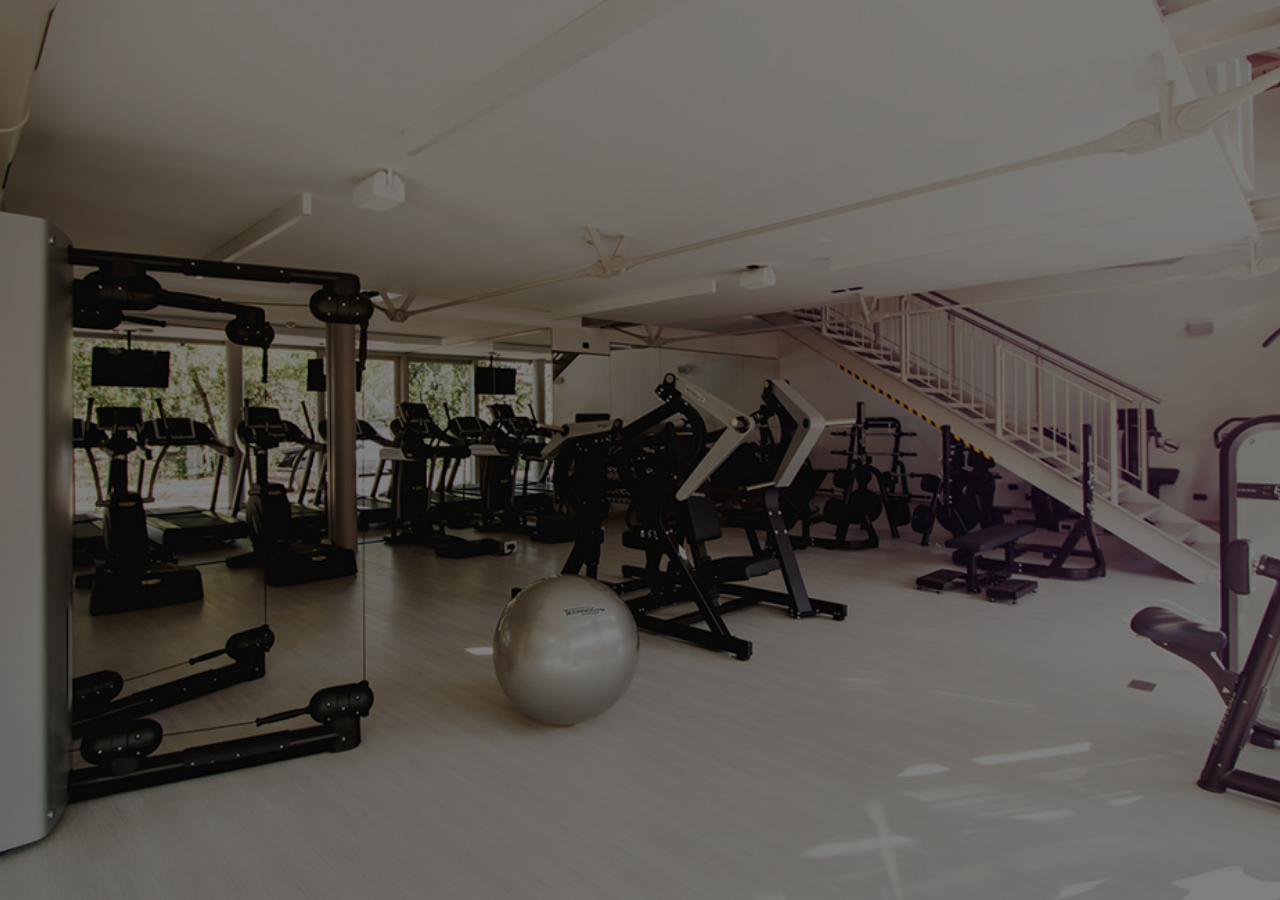
<file: index.html>
<!DOCTYPE html>
<html lang="ru">

<head>
  <meta charset="UTF-8">
  <meta name="viewport" content="width=device-width, initial-scale=1.0">
  <meta http-equiv="X-UA-Compatible" content="ie=edge">
  <title>АФРОДИТА</title>
  <link rel="stylesheet" href="./css/main.css">
</head>

<body>
  <div class="wrapper wrapper-index">
      <div class="index">
        <a href="./main.html" class="index__link">
          <div class="index-logo">
            <div class="index-ligo__img"></div>
            <div class="index__btn">перейти на сайт</div>

          </div>
        </a>
      </div>
  </div>
</body>

</html>
</file>
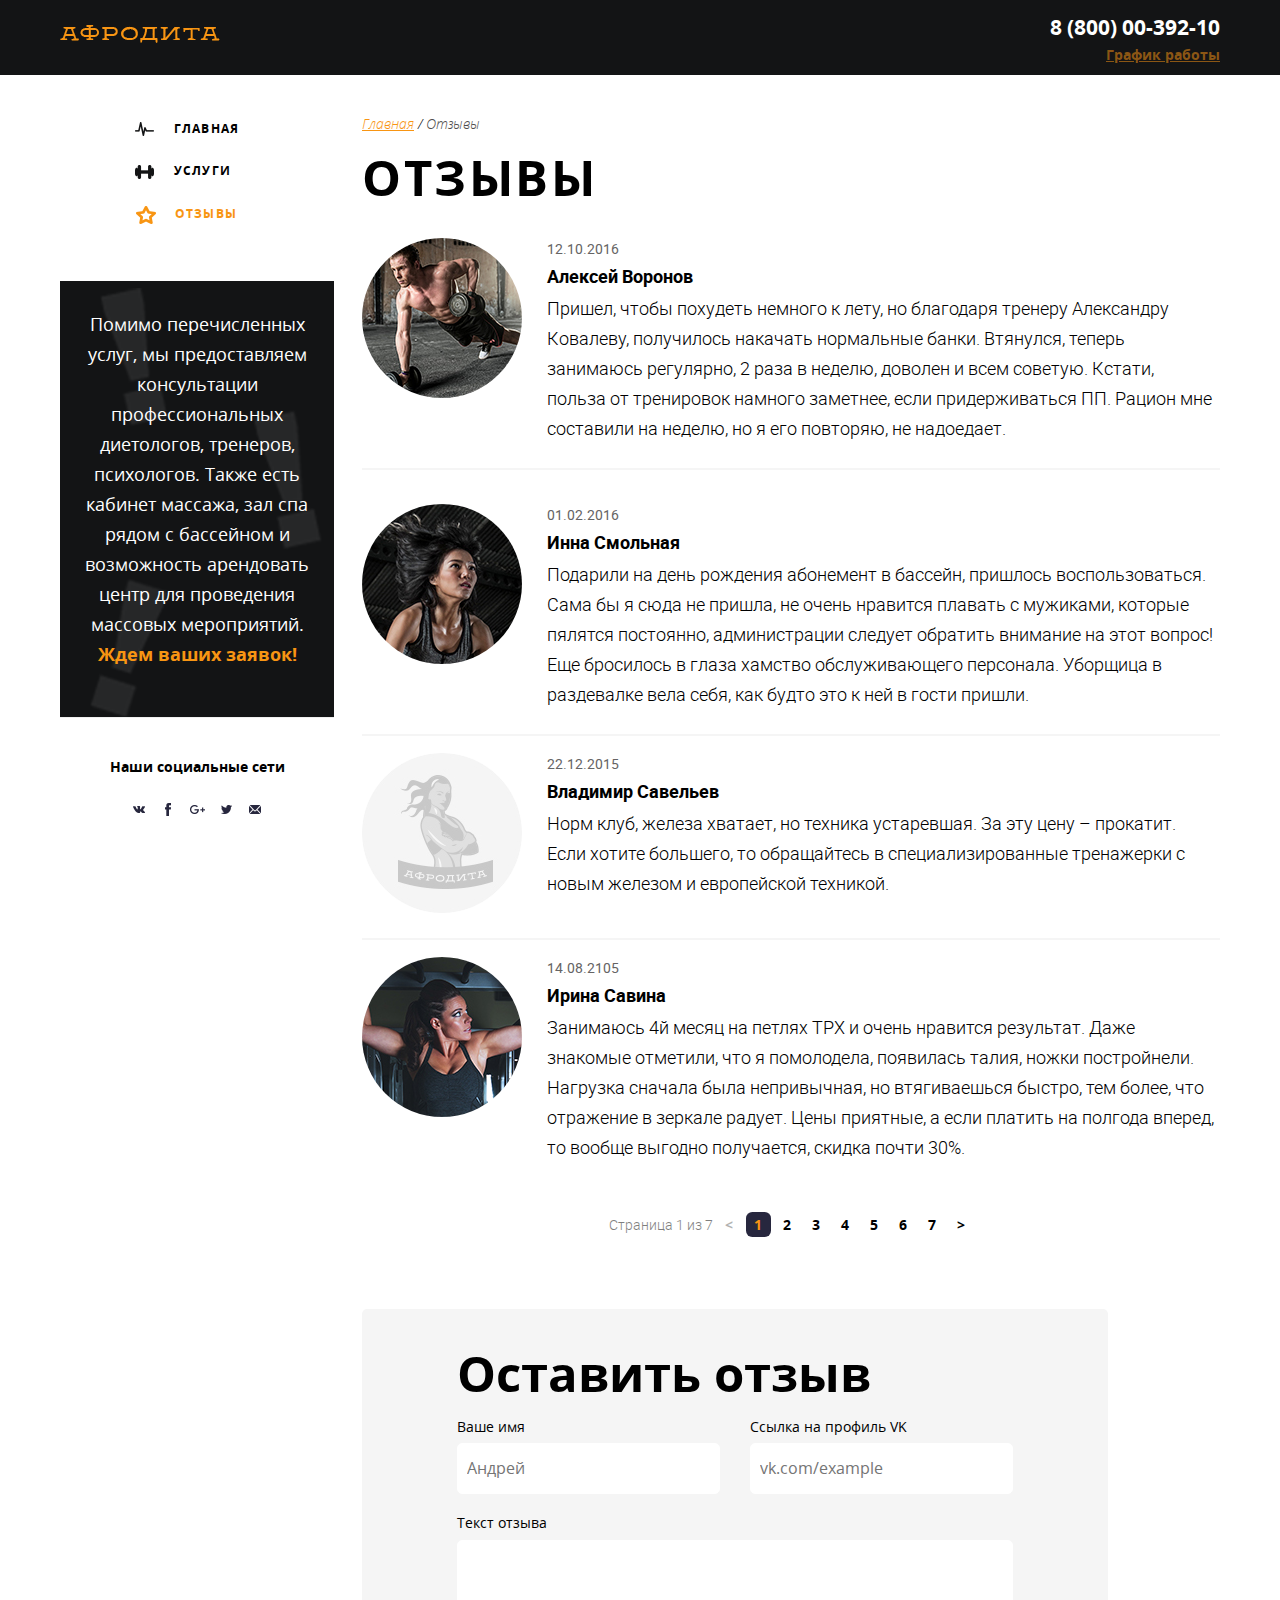
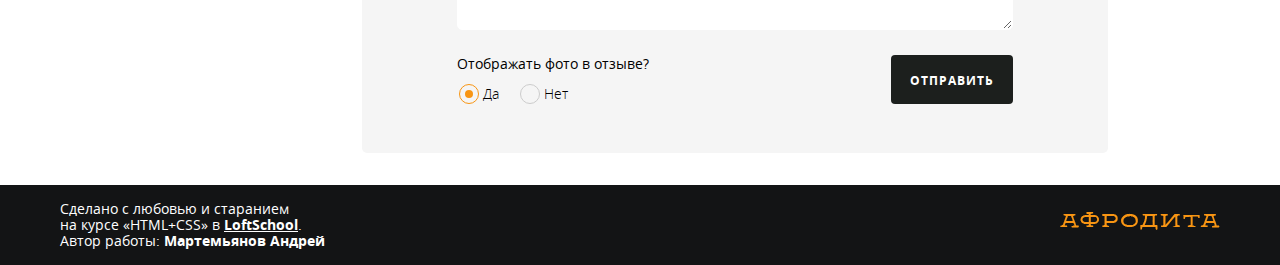
<file: comments.html>
<!DOCTYPE html>
<html lang="ru">

<head>
  <meta charset="UTF-8">
  <meta name="viewport" content="width=device-width, initial-scale=1.0">
  <meta http-equiv="X-UA-Compatible" content="ie=edge">
  <title>АФРОДИТА</title>
  <link rel="stylesheet" href="./css/main.css">
</head>

<body>
  <div class="wrapper">

    <header class="header">
      <div class="container header__container">
        <div class="header__logo">
          <a href="./main.html" class="logo__link">
            <img src="./img/header/logo.png" class="logo">
          </a>
        </div>

        <address class="contacts">
          <div class="contacts__data">
            <a href="tel:+78000039210" class="contacts__phone">8 (800) 00-392-10</a>
            <div class="dropdown">
              <a href="#" class="contacts__work-schedule">График работы</a>
              <div class="dropdown__menu">
                <ul class="dropdown__list">
                  <li class="dropdown__item">пн-вс: 09:00-20:00</li>
                  <li class="dropdown__item">Обед: 14:00-14:30</li>
                </ul>
              </div>
            </div>
          </div>
      </div>
      </address>
    </header>

    <main class="maincontent">

      <div class="container comments-container">

        <aside class="sidebar">

          <nav class="menu">
            <div class="menu__block">
              <ul class="menu__list">
                <li class="menu__item">
                  <a href="./main.html" class="menu__text menu__icon-main">главная</a>
                </li>
                <li class="menu__item">
                  <a href="./service.html" class="menu__text menu__icon-service">услуги</a>
                </li>
                <li class="menu__item menu__item-active">
                  <a href="#" class="menu__text menu__icon-feed">отзывы</a>
                </li>
              </ul>
            </div>
          </nav>

          <div class="info">
            <div class="info__text">
              <p>
                Помимо перечисленных услуг, мы предоставляем консультации профессиональных диетологов, тренеров,
                психологов. Также есть кабинет массажа, зал спа рядом с бассейном и возможность арендовать центр для
                проведения массовых мероприятий.
                <a href="#" class="info__text-link">Ждем ваших заявок!</a>

              </p>
            </div>
          </div>

          <div class="socials">
            <h3 class="social social-comments">Наши социальные сети</h3>
            <ul class="social__list social-comments__list">
              <li class="social__item">
                <a href="#" class="social__link social__link-vk">
                </a>
              </li>
              <li class="social__item">
                <a href="#" class="social__link social__link-fb">
                </a>
              </li>
              <li class="social__item">
                <a href="#" class="social__link social__link-google">
                </a>
              </li>
              <li class="social__item">
                <a href="#" class="social__link social__link-twitter">
                </a>
              </li>
              <li class="social__item">
                <a href="#" class="social__link social__link-mail">
                </a>
              </li>
            </ul>
          </div>

        </aside>

        <div class="container-new">
          <div class="breadcrumps">
            <ul class="breacrumps__list">
              <li class="breadcrumps__item">
                <a href="./main.html" class="breadcrumps__link">Главная</a>
              </li>
              /
              <li class="breadcrumps__item">
                <a href="#" class="breadcrumps__link breadcrumps__link--unactive">Отзывы</a>
              </li>
            </ul>
          </div>

          <section class="comments">

            <h2 class="section-title comments__section-title">отзывы</h2>

            <div class="section-list comments__section-list">
              <ul class="section__list">
                <li class="section-list__item">
                  <a href="#" class="section-list__item-link">
                    <img src="./img/body/comments/alex.jpg" alt="" class="section-list__item-pic">
                  </a>
                  <article class="section-list__item-content">
                    <time class="section-list__item-date">12.10.2016</time>
                    <a href="#" class="section-list__item-link">
                      <h4 class="section-list__item-title">Алексей Воронов</h4>
                    </a>
                    <div class="section-list__item-text">
                      <p>Пришел, чтобы похудеть немного к лету, но благодаря тренеру Александру Ковалеву, получилось
                        накачать нормальные банки. Втянулся, теперь занимаюсь регулярно, 2 раза в неделю, доволен и всем
                        советую. Кстати, польза от тренировок намного заметнее, если придерживаться ПП. Рацион мне
                        составили на неделю, но я его повторяю, не надоедает.</p>
                    </div>
                  </article>
                </li>
                <li class="section-list__item">
                  <a href="#" class="section-list__item-link">
                    <img src="./img/body/comments/inna.jpg" alt="" class="section-list__item-pic">
                  </a>
                  <article class="section-list__item-content">
                    <time class="section-list__item-date">01.02.2016</time>
                    <a href="#" class="section-list__item-link">
                      <h4 class="section-list__item-title">Инна Смольная</h4>
                    </a>
                    <div class="section-list__item-text">
                      <p>Подарили на день рождения абонемент в бассейн, пришлось воспользоваться. Сама бы я сюда не
                        пришла, не очень нравится плавать с мужиками, которые пялятся постоянно, администрации следует
                        обратить внимание на этот вопрос! Еще бросилось в глаза хамство обслуживающего персонала.
                        Уборщица
                        в раздевалке вела себя, как будто это к ней в гости пришли.</p>
                    </div>
                  </article>
                </li>
                <li class="section-list__item">
                  <a href="#" class="section-list__item-link">
                    <img src="./img/body/comments/vladimir.jpg" alt="" class="section-list__item-pic">
                  </a>
                  <article class="section-list__item-content">
                    <time class="section-list__item-date">22.12.2015</time>
                    <a href="#" class="section-list__item-link">
                      <h4 class="section-list__item-title">Владимир Савельев</h4>
                    </a>
                    <div class="section-list__item-text">
                      <p>Норм клуб, железа хватает, но техника устаревшая. За эту цену – прокатит. Если хотите большего,
                        то обращайтесь в специализированные тренажерки с новым железом и европейской техникой.</p>
                    </div>
                  </article>
                </li>
                <li class="section-list__item">
                  <a href="#" class="section-list__item-link">
                    <img src="./img/body/comments/irina.jpg" alt="" class="section-list__item-pic">
                  </a>
                  <article class="section-list__item-content">
                    <time class="section-list__item-date">14.08.2105</time>
                    <a href="#" class="section-list__item-link">
                      <h4 class="section-list__item-title">Ирина Савина</h4>
                    </a>
                    <div class="section-list__item-text">
                      <p>Занимаюсь 4й месяц на петлях ТРХ и очень нравится результат. Даже знакомые отметили, что я
                        помолодела, появилась талия, ножки постройнели. Нагрузка сначала была непривычная, но
                        втягиваешься
                        быстро, тем более, что отражение в зеркале радует. Цены приятные, а если платить на полгода
                        вперед, то вообще выгодно получается, скидка почти 30%.</p>
                    </div>
                  </article>

                </li>
              </ul>
            </div>
          </section>

          <div class="pagination">
            <div class="pagination__display">
              <p class="pages">Страница 1 из 7</p>
              <div class="pagination__controls">
                <a href="" class="pagination__but pagination__prev pagination__prev--unactive">
                  <</a> <ul class="pagination__pages-list">
                    <li class="pagination__item">
                      <a href="#" class="pagination__pages-link pagination__pages-link--active">1</a>
                    </li>
                    <li class="pagination__item">
                      <a href="#" class="pagination__pages-link">2</a>
                    </li>
                    <li class="pagination__item">
                      <a href="#" class="pagination__pages-link">3</a>
                    </li>
                    <li class="pagination__item">
                      <a href="#" class="pagination__pages-link">4</a>
                    </li>
                    <li class="pagination__item">
                      <a href="#" class="pagination__pages-link">5</a>
                    </li>
                    <li class="pagination__item">
                      <a href="#" class="pagination__pages-link">6</a>
                    </li>
                    <li class="pagination__item">
                      <a href="#" class="pagination__pages-link">7</a>
                    </li>
                    </ul>
                    <a href="" class="pagination__but pagination__next">></a>
              </div>
            </div>
          </div>

          <section class="form-section">
            <div class="form">
              <h3 class="form__title">
                Оставить отзыв
              </h3>
              <form action="" class="form__elem">
                <div class="form__row">
                  <label class="form__block">
                    <div class="form__block-title">Ваше имя</div>
                    <input placeholder="Андрей" type="text" name="" id="" class="form__input">
                  </label>
                  <label class="form__block">
                    <div class="form__block-title">Ссылка на профиль VK</div>
                    <input placeholder="vk.com/example" type="text" name="" id="" class="form__input">
                  </label>
                </div>
                <div class="form__row">
                  <label class="form__block">
                    <div class="form__block-title">Текст отзыва</div>
                    <textarea paceholder="Мне понравилось" name="" class="form__input form__input--textarea"></textarea>
                  </label>
                </div>
                <div class="form__row form__row-btn">
                  <div class="form__btn">
                    <div class="form__block-title">Отображать фото в отзыве?</div>
                    <div class="form_radio">
                      <label for="yes" class="form__radio-trigger">
                        <input type="radio" id="yes" class="visuallyHidden" name="photo" checked>
                        <span class="form__btn-radio"></span>
                        <span class="form__btn-radio-title">Да</span>
                      </label>
                      <label for="no" class="form__radio-trigger">
                        <input type="radio" id="no" class="visuallyHidden" name="photo">
                        <span class="form__btn-radio"></span>
                        <span class="form__btn-radio-title">Нет</span>
                      </label>
                    </div>
                  </div>
                  <div class="form__btn-submit">
                    <label for="send-btn" class="form__send-btn">
                      <button class="visuallyHidden" type="submit" id="send-btn">
                        Отправить
                      </button>
                      <span class="form__btn-item">отправить</span>
                    </label>
                  </div>
                </div>
              </form>
            </div>
          </section>

        </div>
      </div>

    </main>

    <footer class="footer">
      <div class="container footer__container">
        <div class="footer__text">
          <div class=" footer__text--left">
            <p>Сделано с любовью и старанием
              на курсе «HTML+CSS» в <a href="https://loftschool.com" class="loftschool">LoftSchool</a>.
              Автор работы: <span class="author">Мартемьянов Андрей</span>
            </p>
          </div>
        </div>
        <div class="footer__logo">
          <a href="#" class="footer__logo-link">
            <img src="./img/header/logo.png" class="logo">
          </a>
        </div>
      </div>
    </footer>
  </div>
</body>

</html>
</file>
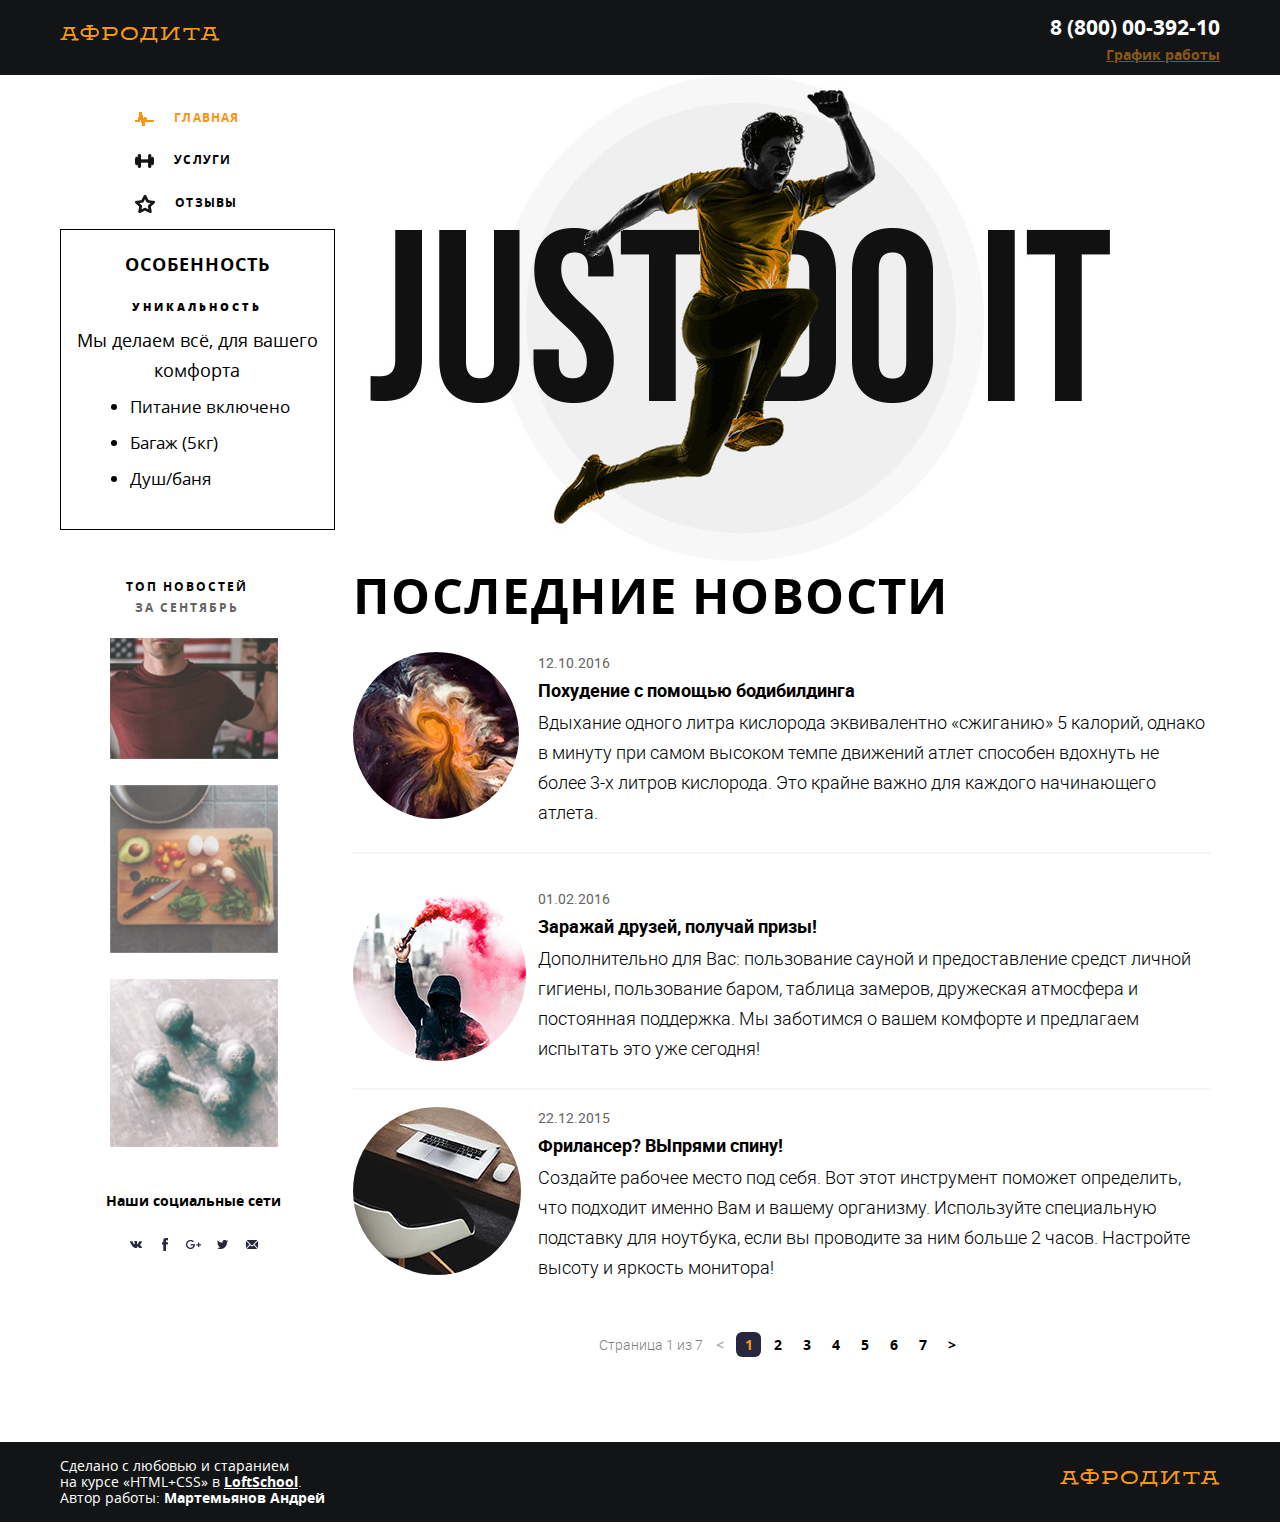
<file: main.html>
<!DOCTYPE html>
<html lang="ru">

<head>
  <meta charset="UTF-8">
  <meta name="viewport" content="width=device-width, initial-scale=1.0">
  <meta http-equiv="X-UA-Compatible" content="ie=edge">
  <title>АФРОДИТА</title>
  <link rel="stylesheet" href="./css/main.css">
</head>

<body>
  <div class="wrapper">
    <header class="header">
      <div class="container header__container">
        <div class="header__logo">
          <a href="#" class="logo__link">
            <img src="./img/header/logo.png" class="logo">
          </a>
        </div>

        <address class="contacts">
          <div class="contacts__data">
            <a href="tel:+78000039210" class="contacts__phone">8 (800) 00-392-10</a>
            <div class="dropdown">
              <a href="#" class="contacts__work-schedule">График работы</a>
              <div class="dropdown__menu">
                <ul class="dropdown__list">
                  <li class="dropdown__item">пн-вс: 09:00-20:00</li>
                  <li class="dropdown__item-lunch">обед: 14:00-14:30</li>
                </ul>
              </div>
            </div>
          </div>
      </div>
      </address>
    </header>


    <main class="maincontent">

      <section class="infomation">
        <div class="container infomation__container">

          <aside class="sidebar">

            <nav class="menu">
              <div class="menu__block">
                <ul class="menu__list">
                  <li class="menu__item menu__item-active">
                    <a href="#" class="menu__text menu__icon-main">главная</a>
                  </li>
                  <li class="menu__item">
                    <a href="./service.html" class="menu__text menu__icon-service">услуги</a>
                  </li>
                  <li class="menu__item">
                    <a href="./comments.html" class="menu__text menu__icon-feed">отзывы</a>
                  </li>
                </ul>
              </div>
            </nav>

            <div class="features">
              <h3 class="features-title">особенность</h3>
              <h4 class="features__title">УНИКАЛЬНОСТЬ</h4>
              <p class="features__text">Мы делаем всё, для вашего комфорта</p>
              <ul class="features_proof">
                <li>Питание включено</li>
                <li>Багаж (5кг)</li>
                <li>Душ/баня</li>
              </ul>
            </div>

          </aside>

          <div class="banner">
            <div class="banner__item">
              <img src="./img/body/banner.jpg" alt="" class="banner__pic">
            </div>
          </div>
        </div>
      </section>

      <section class="last-news">

        <div class="container last-news__container">

          <aside class="sidebar">
            <div class="top-news">
              <div class="top-news__titles">
                <h4 class="top-news__title">
                  топ новостей
                </h4>
                <h4 class="top-news__title top-news__title-date">
                  за сентябрь
                </h4>
              </div>

              <ul class="top-news__list">
                <li class="top-news__item">
                  <a href="#" class="top-news__link">
                    <img src="./img/body/top-news/top=news-1.jpg" class="top-news__img" alt="">
                  </a>
                </li>
                <li class="top-news__item">
                  <a href="#" class="top-news__link">
                    <img src="./img/body/top-news/top-news-2.jpg" class="top-news__img" alt="">
                  </a>
                </li>
                <li class="top-news__item">
                  <a href="#" class="top-news__link">
                    <img src="./img/body/top-news/top-news-3.jpg" class="top-news__img" alt="">
                  </a>
                </li>
              </ul>
            </div>

            <div class="socials">
              <h3 class="social">Наши социальные сети</h3>
              <ul class="social__list">
                <li class="social__item">
                  <a href="#" class="social__link social__link-vk">
                  </a>
                </li>
                <li class="social__item">
                  <a href="#" class="social__link social__link-fb">
                  </a>
                </li>
                <li class="social__item">
                  <a href="#" class="social__link social__link-google">
                  </a>
                </li>
                <li class="social__item">
                  <a href="#" class="social__link social__link-twitter">
                  </a>
                </li>
                <li class="social__item">
                  <a href="#" class="social__link social__link-mail">
                  </a>
                </li>
              </ul>
            </div>

          </aside>

          <div class="section-list last-news__section-list">
            <h2 class="section-title last-news__section-title">последние новости</h2>
            <ul class="section__list">
              <li class="section-list__item">
                <a href="#" class="section-list__item-link">
                  <img src="./img/body/last-news/last-news-1.jpg" alt="" class="section-list__item-pic">
                </a>
                <article class="section-list__item-content">
                  <time class="section-list__item-date">12.10.2016</time>
                  <a href="#" class="section-list__item-link">
                    <h4 class="section-list__item-title">Похудение с помощью бодибилдинга</h4>
                  </a>
                  <div class="section-list__item-text">
                    <p>Вдыхание одного литра кислорода эквивалентно «сжиганию» 5 калорий,
                      однако
                      в минуту при самом высоком темпе движений атлет способен вдохнуть не более 3-х литров
                      кислорода.
                      Это
                      крайне важно для каждого начинающего атлета.</p>
                  </div>
                </article>
              </li>
              <li class="section-list__item">
                <a href="#" class="section-list__item-link">
                  <img src="./img/body/last-news/last-news-2.jpg" alt="" class="section-list__item-pic">
                </a>
                <article class="section-list__item-content">
                  <time class="section-list__item-date">01.02.2016</time>
                  <a href="#" class="section-list__item-link">
                    <h4 class="section-list__item-title">Заражай друзей, получай призы!</h4>
                  </a>
                  <div class="section-list__item-text">
                    <p>Дополнительно для Вас: пользование сауной и предоставление средст
                      личной
                      гигиены, пользование баром, таблица замеров, дружеская атмосфера и постоянная поддержка. Мы
                      заботимся
                      о
                      вашем комфорте и предлагаем испытать это уже сегодня!</p>
                  </div>
                </article>
              </li>
              <li class="section-list__item">
                <a href="#" class="section-list__item-link">
                  <img src="./img/body/last-news/last-news-3.jpg" alt="" class="section-list__item-pic">
                </a>
                <article class="section-list__item-content">
                  <time class="section-list__item-date">22.12.2015</time>
                  <a href="#" class="section-list__item-link">
                    <h4 class="section-list__item-title">Фрилансер? ВЫпрями спину!</h4>
                  </a>
                  <div class="section-list__item-text">
                    <p>Создайте рабочее место под себя. Вот этот инструмент поможет
                      определить,
                      что
                      подходит именно Вам и вашему организму. Используйте специальную подставку для ноутбука, если
                      вы
                      проводите за ним больше 2 часов. Настройте высоту и яркость монитора!</p>
                  </div>
                </article>

              </li>
            </ul>

            <div class="pagination">
              <div class="pagination__display">
                <p class="pages">Страница 1 из 7</p>
                <div class="pagination__controls">
                  <a href="" class="pagination__but pagination__prev pagination__prev--unactive">
                  <</a>
                  <ul class="pagination__pages-list">
                    <li class="pagination__item">
                      <a href="#" class="pagination__pages-link pagination__pages-link--active">1</a>
                    </li>
                    <li class="pagination__item">
                      <a href="#" class="pagination__pages-link">2</a>
                    </li>
                    <li class="pagination__item">
                      <a href="#" class="pagination__pages-link">3</a>
                    </li>
                    <li class="pagination__item">
                      <a href="#" class="pagination__pages-link">4</a>
                    </li>
                    <li class="pagination__item">
                      <a href="#" class="pagination__pages-link">5</a>
                    </li>
                    <li class="pagination__item">
                      <a href="#" class="pagination__pages-link">6</a>
                    </li>
                    <li class="pagination__item">
                      <a href="#" class="pagination__pages-link">7</a>
                    </li>
                  </ul>
                  <a href="" class="pagination__but pagination__next">></a>
                </div>
              </div>
            </div>
          </div>

        </div>

  </div>
  </section>

  </main>

  <footer class="footer">
    <div class="container footer__container">
      <div class="footer__text">
        <div class=" footer__text--left">
          <p>Сделано с любовью и старанием
            на курсе «HTML+CSS» в <a href="https://loftschool.com" class="loftschool">LoftSchool</a>.
            Автор работы: <span class="author">Мартемьянов Андрей</span>
          </p>
        </div>
      </div>
      <div class="footer__logo">
        <a href="#" class="footer__logo-link">
          <img src="./img/header/logo.png" class="logo">
        </a>
      </div>
    </div>
  </footer>
  </div>
</body>

</html>
</file>
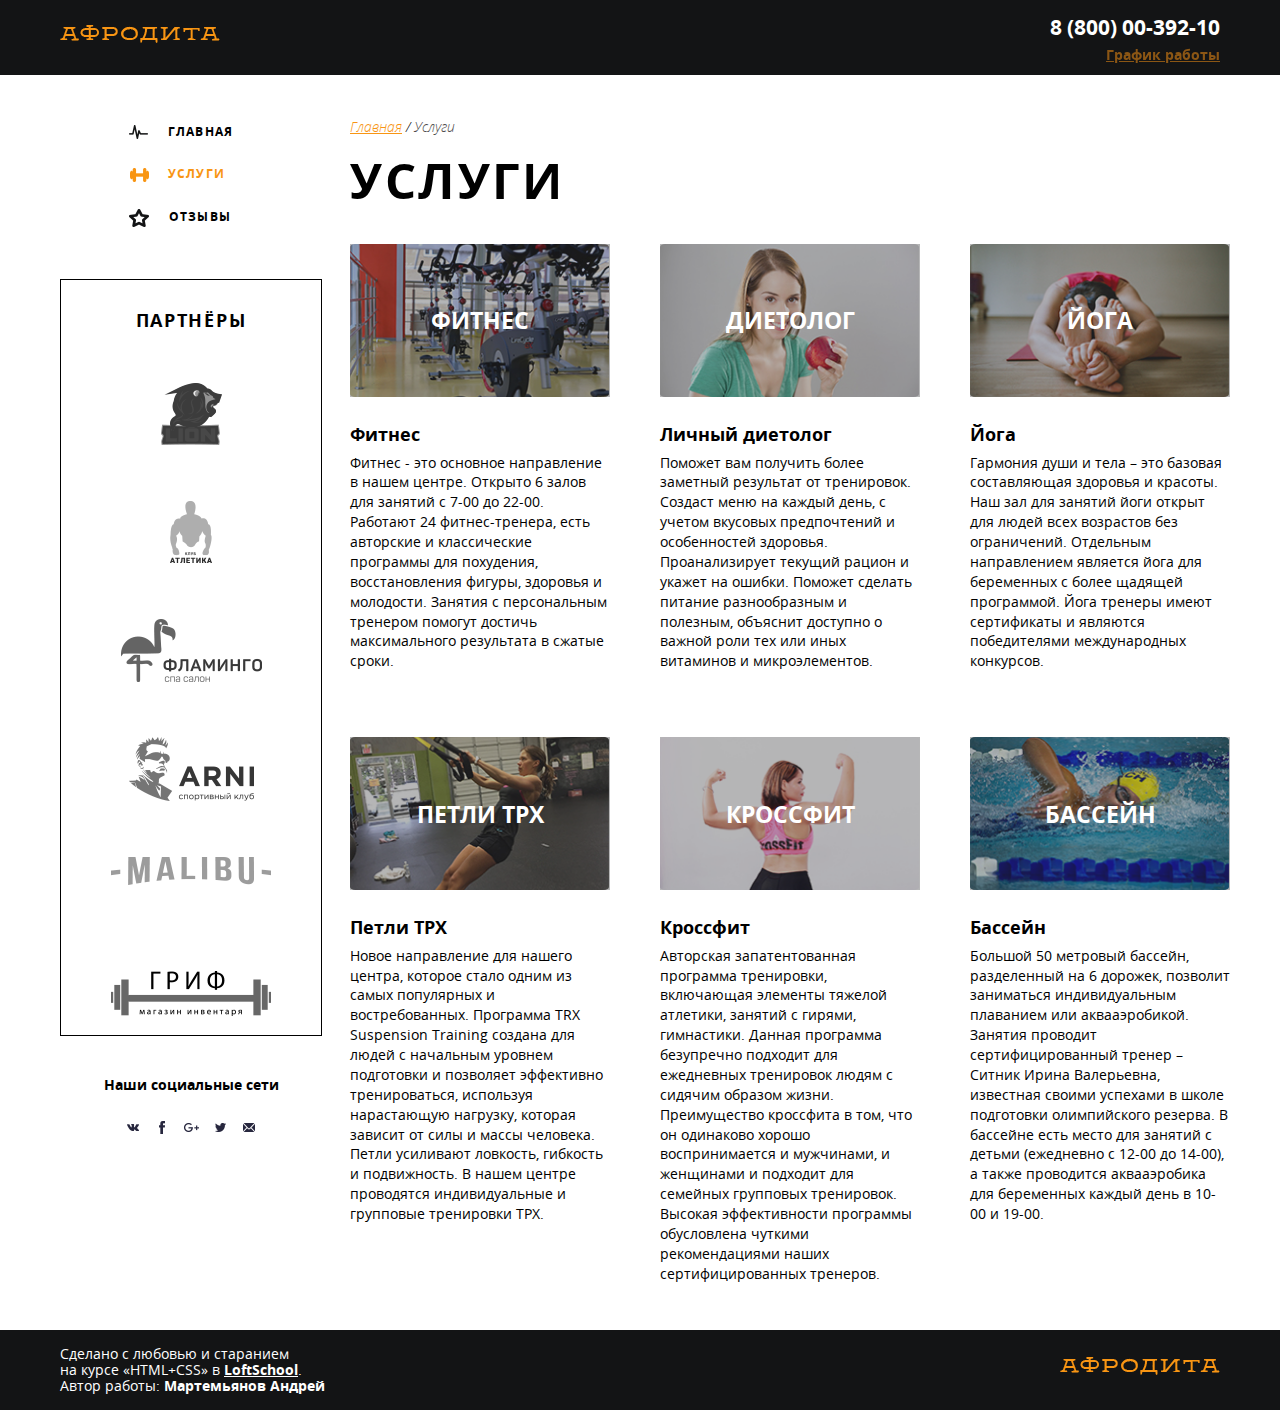
<file: service.html>
<!DOCTYPE html>
<html lang="ru">

<head>
  <meta charset="UTF-8">
  <meta name="viewport" content="width=device-width, initial-scale=1.0">
  <meta http-equiv="X-UA-Compatible" content="ie=edge">
  <title>АФРОДИТА</title>
  <link rel="stylesheet" href="./css/main.css">
</head>

<body>
  <div class="wrapper">
    <header class="header">
      <div class="container header__container">
        <div class="header__logo">
          <a href="./main.html" class="logo__link">
            <img src="./img/header/logo.png" class="logo">
          </a>
        </div>

        <address class="contacts">
          <div class="contacts__data">
            <a href="tel:+78000039210" class="contacts__phone">8 (800) 00-392-10</a>
            <div class="dropdown">
              <a href="#" class="contacts__work-schedule">График работы</a>
              <div class="dropdown__menu">
                <ul class="dropdown__list">
                  <li class="dropdown__item">пн-вс: 09:00-20:00</li>
                  <li class="dropdown__item">Обед: 14:00-14:30</li>
                </ul>
              </div>
            </div>
          </div>
      </div>
      </address>
    </header>

    <main class="maincontent">

      <div class="container service-container">

        <aside class="sidebar">

          <nav class="menu">
            <div class="menu__block">
              <ul class="menu__list">
                <li class="menu__item">
                  <a href="./main.html" class="menu__text menu__icon-main">главная</a>
                </li>
                <li class="menu__item menu__item-active">
                  <a href="#" class="menu__text menu__icon-service">услуги</a>
                </li>
                <li class="menu__item">
                  <a href="./comments.html" class="menu__text menu__icon-feed">отзывы</a>
                </li>
              </ul>
            </div>
          </nav>

          <div class="partners">
            <div class="partners__list-container">
              <h3 class="partnes-title">партнёры</h3>

              <div class="partners__list">

                <div class="partners__item">
                  <a href="#" class="partners__link">
                    <img src="./img/body/partners/lion.png" class="partners__pic">
                  </a>
                </div>
                <div class="partners__item">
                  <a href="#" class="partners__link">
                    <img src="./img/body/partners/atletic.png" class="partners__pic">
                  </a>
                </div>
                <div class="partners__item">
                  <a href="#" class="partners__link">
                    <img src="./img/body/partners/flamingo.png" class="partners__pic">
                  </a>
                </div>
                <div class="partners__item">
                  <a href="#" class="partners__link">
                    <img src="./img/body/partners/arni.png" class="partners__pic">
                  </a>
                </div>
                <div class="partners__item">
                  <a href="#" class="partners__link">
                    <img src="./img/body/partners/malibu.png" class="partners__pic">
                  </a>
                </div>
                <div class="partners__item">
                  <a href="#" class="partners__link">
                    <img src="./img/body/partners/grif.png" class="partners__pic">
                  </a>
                </div>

              </div>
            </div>
          </div>

          <div class="socials">
            <h3 class="social social-comments">Наши социальные сети</h3>
            <ul class="social__list social-comments__list">
              <li class="social__item">
                <a href="#" class="social__link social__link-vk">
                </a>
              </li>
              <li class="social__item">
                <a href="#" class="social__link social__link-fb">
                </a>
              </li>
              <li class="social__item">
                <a href="#" class="social__link social__link-google">
                </a>
              </li>
              <li class="social__item">
                <a href="#" class="social__link social__link-twitter">
                </a>
              </li>
              <li class="social__item">
                <a href="#" class="social__link social__link-mail">
                </a>
              </li>
            </ul>
          </div>

        </aside>

        <div class="container-new">
          <div class="breadcrumps">
            <ul class="breacrumps__list">
              <li class="breadcrumps__item">
                <a href="./main.html" class="breadcrumps__link">Главная</a>
              </li>
              /
              <li class="breadcrumps__item">
                <a href="#" class="breadcrumps__link breadcrumps__link--unactive">Услуги</a>
              </li>
            </ul>
          </div>

          <div class="service">
            <h2 class="section-title comments__section-title">услуги</h2>
          </div>

          <section class="service__list">
            <div class="service__list-container">
              <div class="service__item">
                <div class="service__item-head">

                  <div class="service__item-img">
                    <img src="./img/body/service/fitness.jpg" class="service__item-pic">
                    <h4 class="service__preview">фитнес</h4>
                  </div>
                </div>
                <h5 class="service__title">Фитнес</h5>
                <div class="service__desc">
                  <p>
                    Фитнес - это основное направление в нашем центре. Открыто 6 залов для занятий с 7-00 до 22-00.
                    Работают
                    24 фитнес-тренера, есть авторские и классические программы для похудения, восстановления фигуры,
                    здоровья и молодости. Занятия с персональным тренером помогут достичь максимального результата в
                    сжатые
                    сроки.
                  </p>
                </div>
              </div>
              <div class="service__item">
                <div class="service__item-head">

                  <div class="service__item-img">
                    <img src="./img/body/service/diet.jpg" class="service__item-pic">
                    <h4 class="service__preview">диетолог</h4>
                  </div>
                </div>
                <h5 class="service__title">Личный диетолог</h5>
                <div class="service__desc">
                  <p>
                    Поможет вам получить более заметный результат от тренировок. Создаст меню на каждый день, с учетом
                    вкусовых предпочтений и особенностей здоровья. Проанализирует текущий рацион и укажет на ошибки.
                    Поможет
                    сделать питание разнообразным и полезным, объяснит доступно о важной роли тех или иных витаминов и
                    микроэлементов.
                  </p>
                </div>
              </div>
              <div class="service__item">
                <div class="service__item-head">

                  <div class="service__item-img">
                    <img src="./img/body/service/yoga.jpg" class="service__item-pic">
                    <h4 class="service__preview">йога</h4>
                  </div>
                </div>
                <h5 class="service__title">Йога</h5>
                <div class="service__desc">
                  <p>
                    Гармония души и тела – это базовая составляющая здоровья и красоты. Наш зал для занятий йоги открыт
                    для
                    людей всех возрастов без ограничений. Отдельным направлением является йога для беременных с более
                    щадящей программой. Йога тренеры имеют сертификаты и являются победителями международных конкурсов.
                  </p>
                </div>
              </div>

              <div class="new-string"></div>
              <div class="service__item">
                <div class="service__item-head">

                  <div class="service__item-img">
                    <img src="./img/body/service/trx.jpg" class="service__item-pic">
                    <h4 class="service__preview">петли трх</h4>
                  </div>

                </div>
                <h5 class="service__title service__title-tpx">Петли TPX</h5>
                <div class="service__desc">
                  <p>
                    Новое направление для нашего центра, которое стало одним из самых популярных и востребованных.
                    Программа
                    TRX Suspension Training создана для людей с начальным уровнем подготовки и позволяет эффективно
                    тренироваться, используя нарастающую нагрузку, которая зависит от силы и массы человека. Петли
                    усиливают
                    ловкость, гибкость и подвижность. В нашем центре проводятся индивидуальные и групповые тренировки
                    ТРХ.
                  </p>
                </div>
              </div>
              <div class="service__item">
                <div class="service__item-head">

                  <div class="service__item-img">
                    <img src="./img/body/service/cross-fit.jpg" class="service__item-pic">
                    <h4 class="service__preview">кроссфит</h4>
                  </div>
                </div>
                <h5 class="service__title">Кроссфит</h5>
                <div class="service__desc">
                  <p>
                    Авторская запатентованная программа тренировки, включающая элементы тяжелой атлетики, занятий с
                    гирями,
                    гимнастики. Данная программа безупречно подходит для ежедневных тренировок людям с сидячим образом
                    жизни. Преимущество кроссфита в том, что он одинаково хорошо воспринимается и мужчинами, и женщинами
                    и
                    подходит для семейных групповых тренировок. Высокая эффективности программы обусловлена чуткими
                    рекомендациями наших сертифицированных тренеров.
                  </p>
                </div>
              </div>
              <div class="service__item">
                <div class="service__item-head">

                  <div class="service__item-img">
                    <img src="./img/body/service/swimming.jpg" class="service__item-pic">
                    <h4 class="service__preview">бассейн</h4>
                  </div>
                </div>
                <h5 class="service__title">Бассейн</h5>
                <div class="service__desc">
                  <p>
                    Большой 50 метровый бассейн, разделенный на 6 дорожек, позволит заниматься индивидуальным плаванием
                    или
                    аквааэробикой. Занятия проводит сертифицированный тренер – Ситник Ирина Валерьевна, известная своими
                    успехами в школе подготовки олимпийского резерва. В бассейне есть место для занятий с детьми
                    (ежедневно
                    с 12-00 до 14-00), а также проводится аквааэробика для беременных каждый день в 10-00 и 19-00.
                  </p>
                </div>
              </div>

            </div>
          </section>

        </div>
      </div>
    </main>

    <footer class="footer">
      <div class="container footer__container">
        <div class="footer__text">
          <div class=" footer__text--left">
            <p>Сделано с любовью и старанием
              на курсе «HTML+CSS» в <a href="https://loftschool.com" class="loftschool">LoftSchool</a>.
              Автор работы: <span class="author">Мартемьянов Андрей</span>
            </p>
          </div>
        </div>
        <div class="footer__logo">
          <a href="#" class="footer__logo-link">
            <img src="./img/header/logo.png" class="logo">
          </a>
        </div>
      </div>
    </footer>
  </div>
</body>

</html>
</file>
<file: css/main.css>
@import url('./layout/fonts.css');
@import url('./layout/normalize.css');
@import url('./layout/base.css');

@import url('./blocks/header.css');
@import url('./blocks/logo.css');
@import url('./blocks/contacts.css');
@import url('./blocks/menu.css');
@import url('./blocks/banner.css');
@import url('./blocks/h2.css');
@import url('./blocks/features.css');
@import url('./blocks/section-list.css');
@import url('./blocks/last-news.css');
@import url('./blocks/sidebar.css');
@import url('./blocks/top-news.css');
@import url('./blocks/pagination.css');
@import url('./blocks/footer.css');
@import url('./blocks/social.css');
@import url('./blocks/breadcrumps.css');
@import url('./blocks/info.css');
@import url('./blocks/form.css');
@import url('./blocks/btn.css');
@import url('./blocks/servise.css');
@import url('./blocks/partners.css');
@import url('./blocks/dropdown.css');
@import url('./blocks/index.css');
</file>
